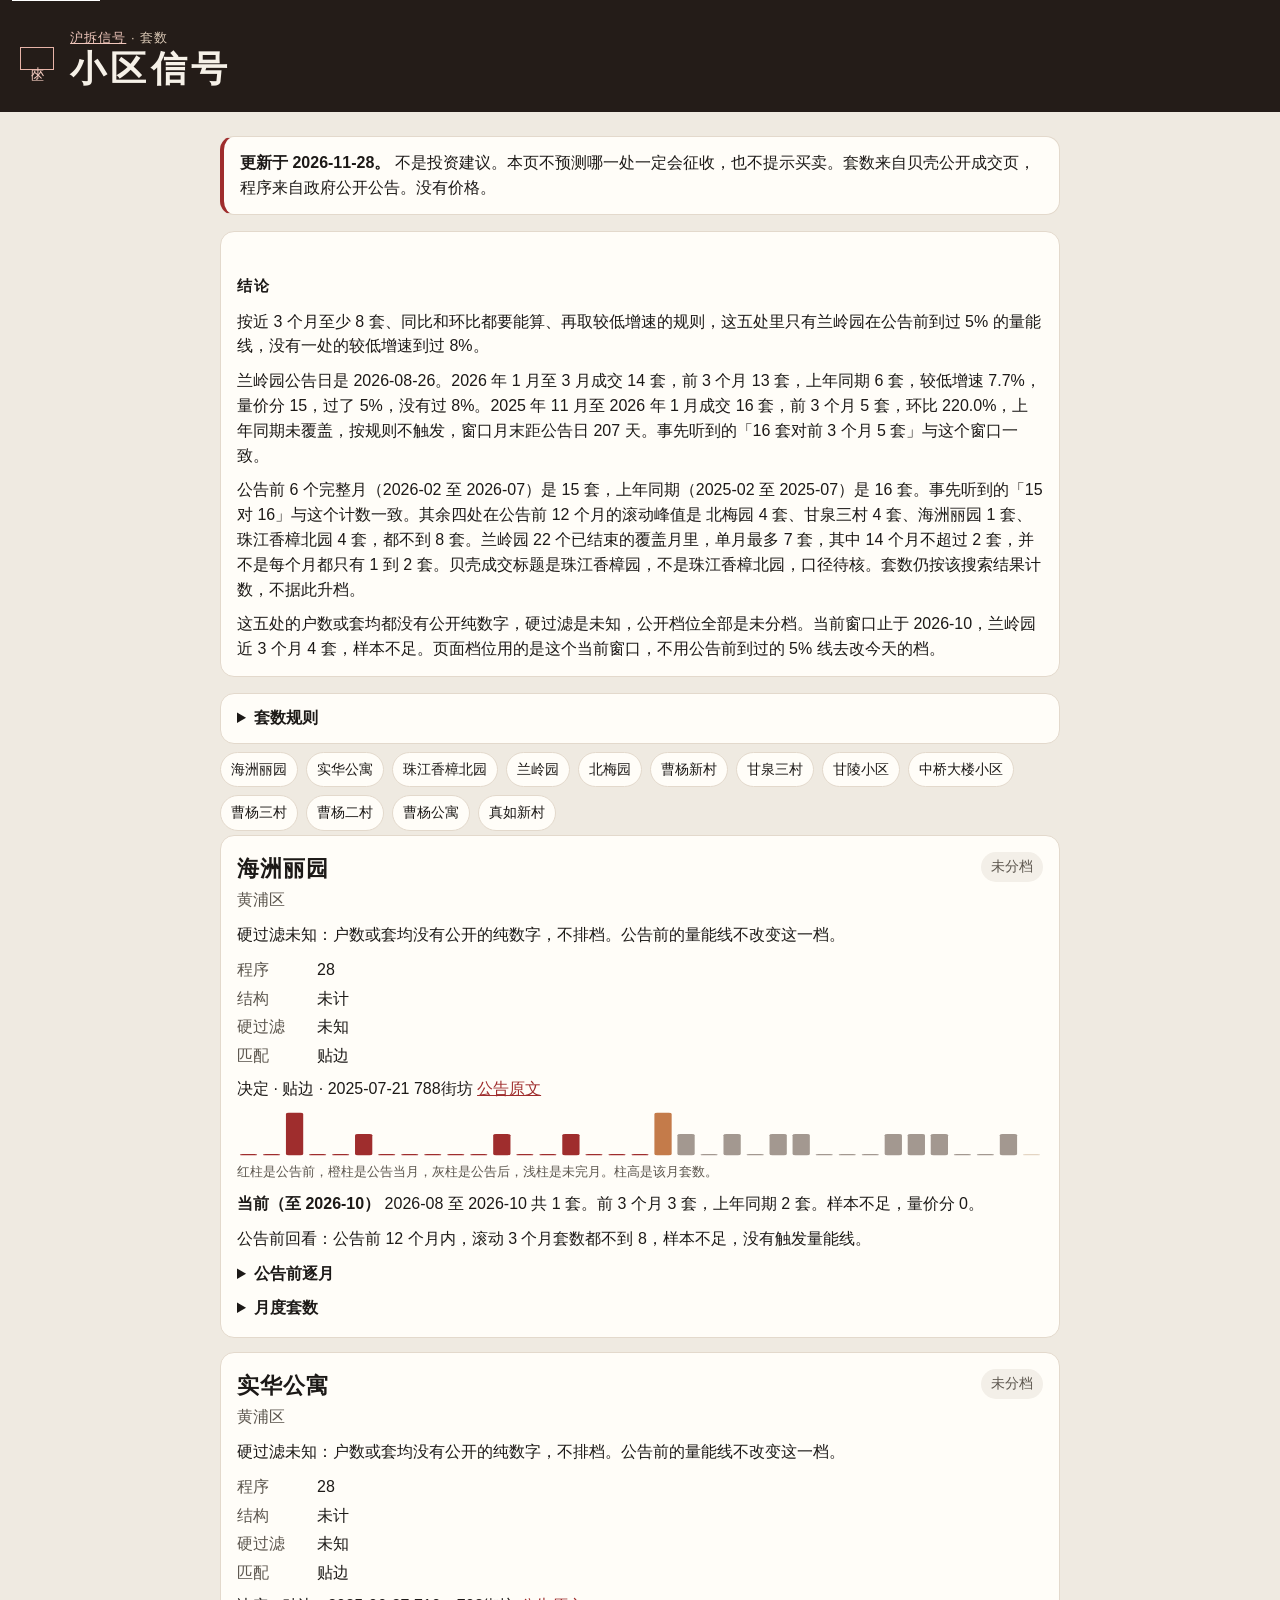
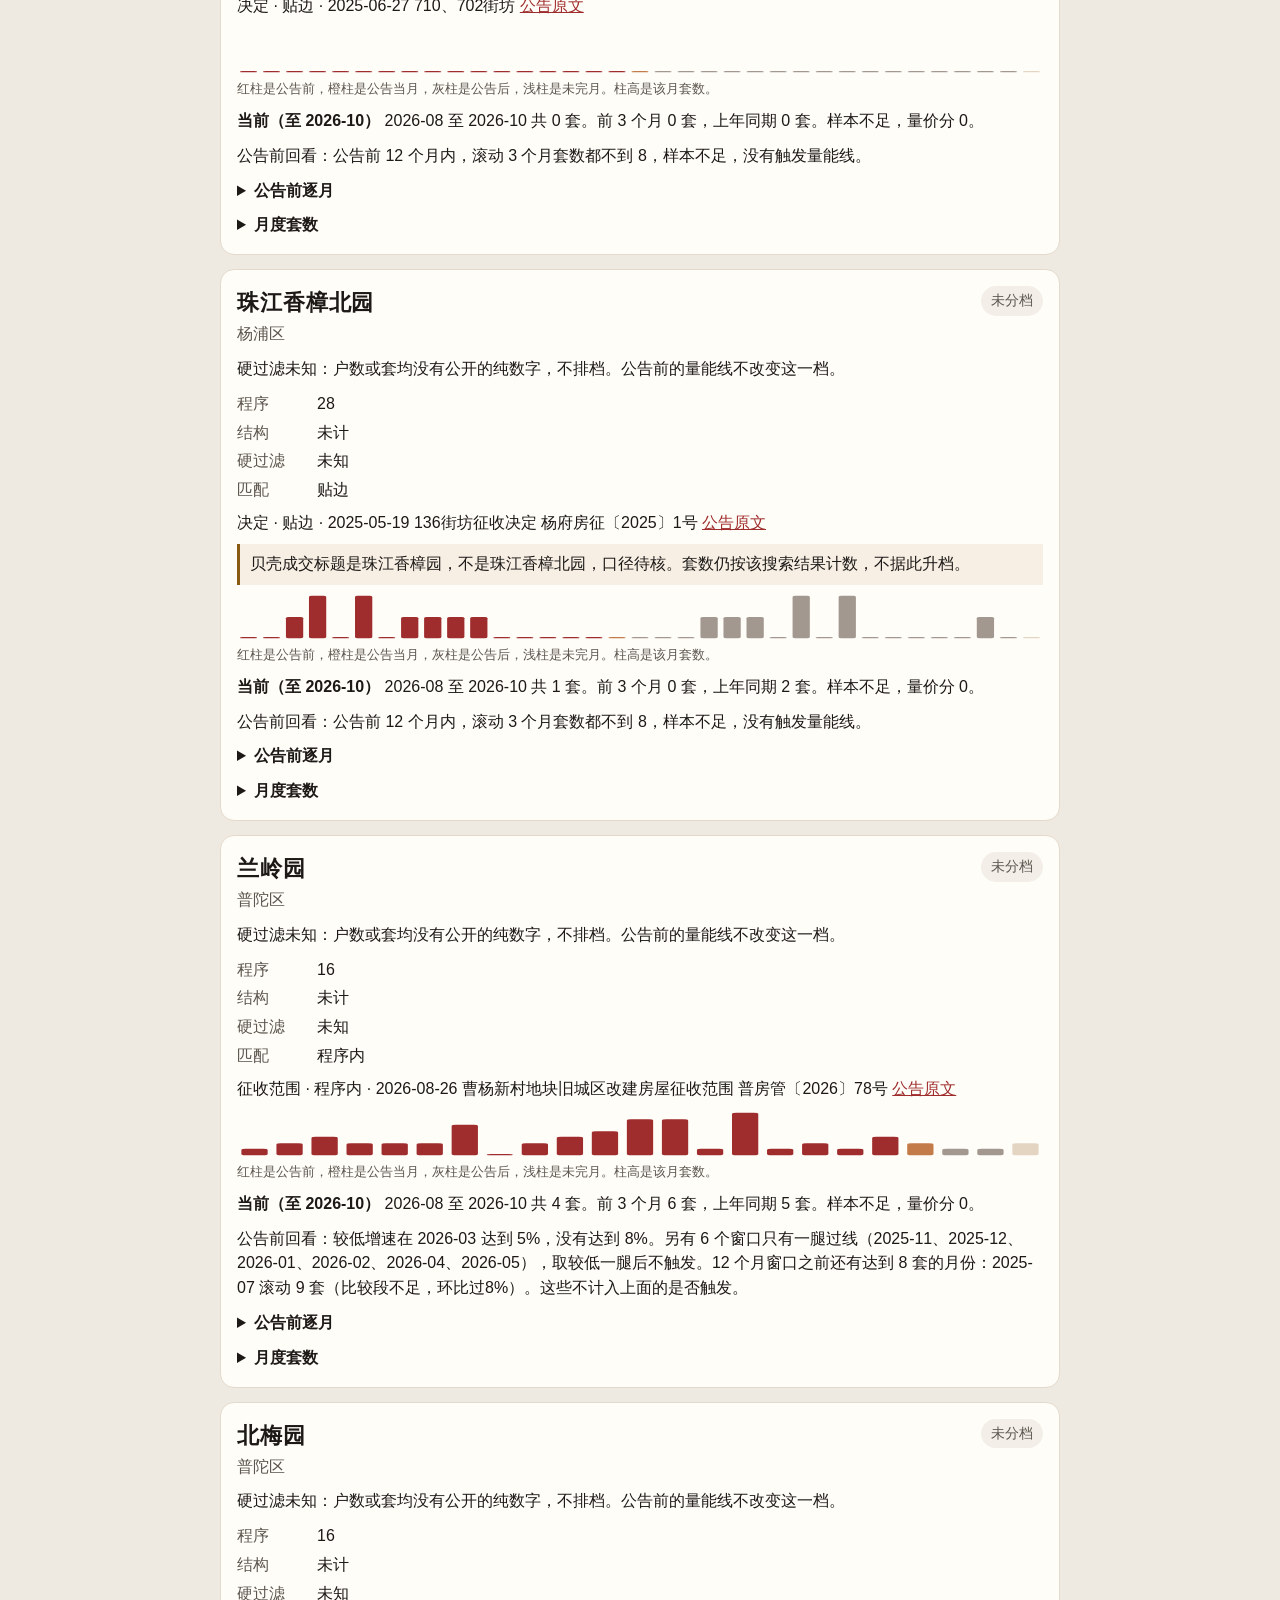
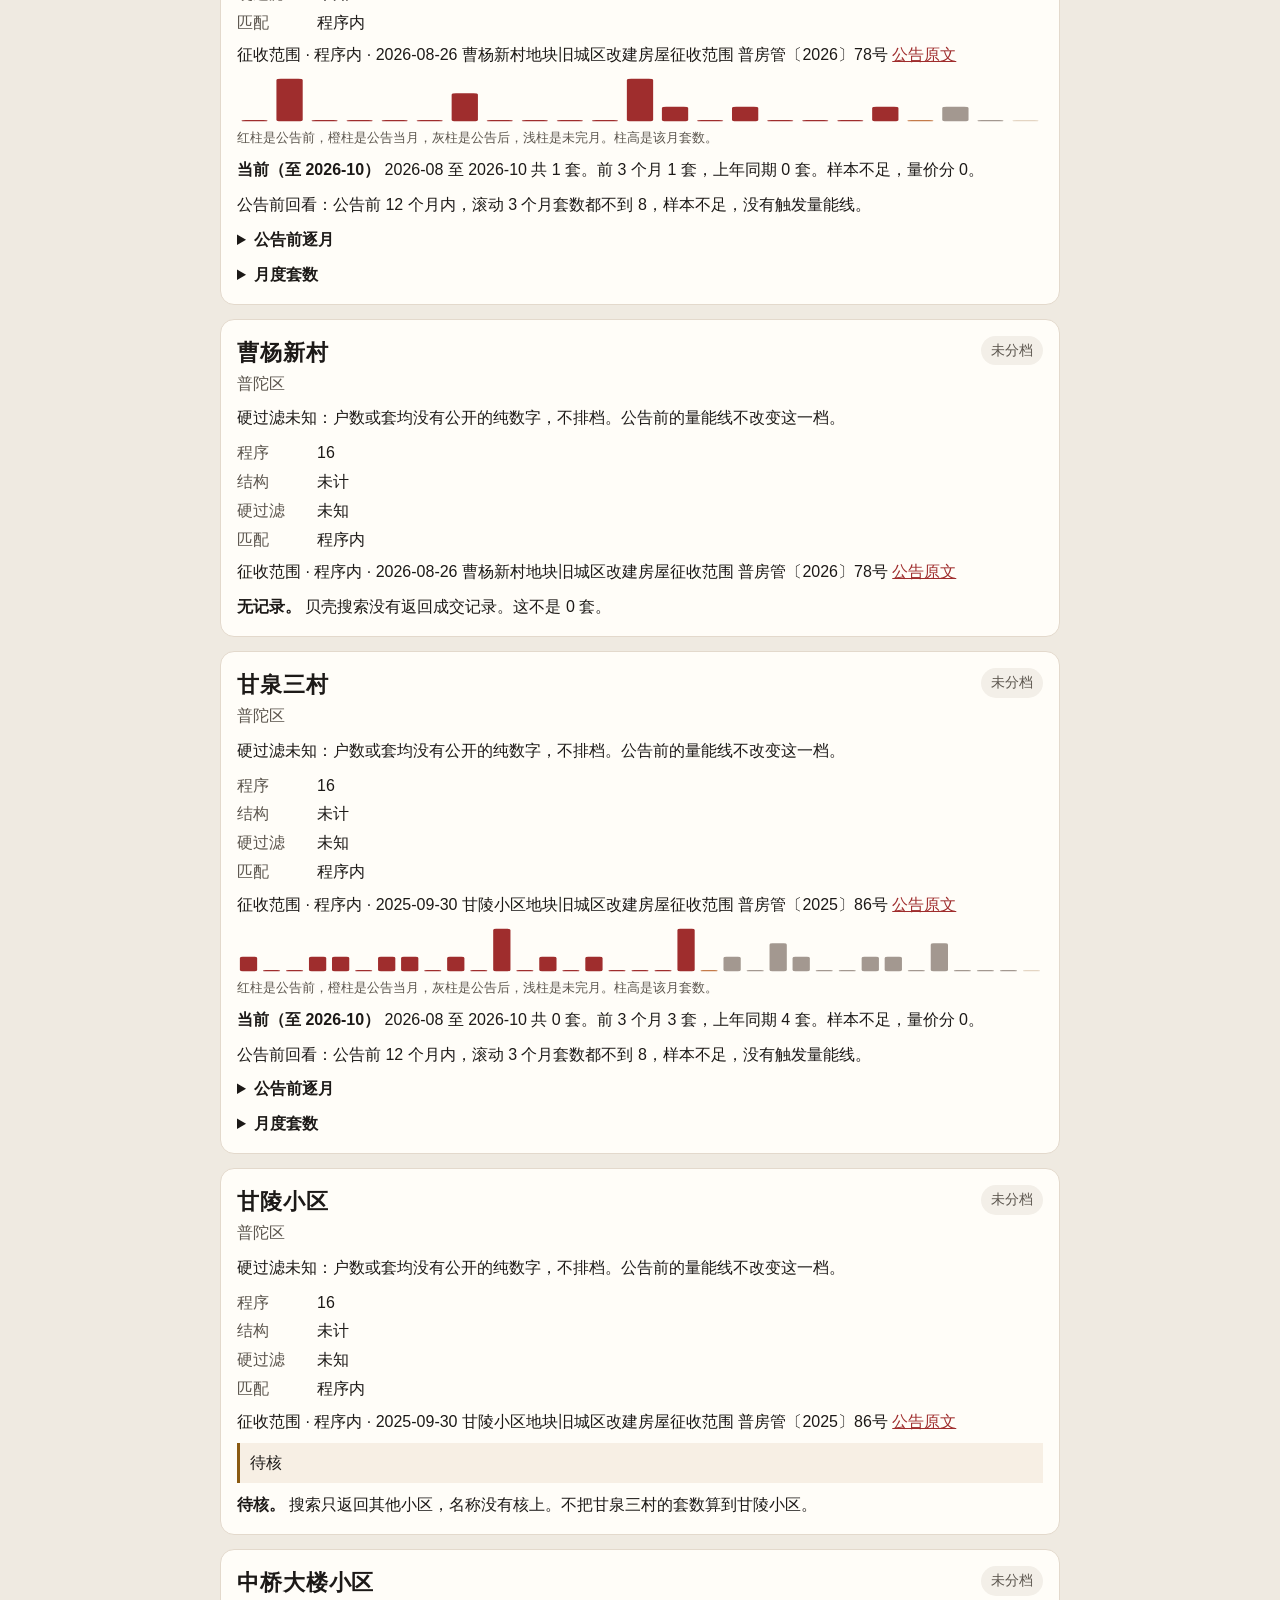
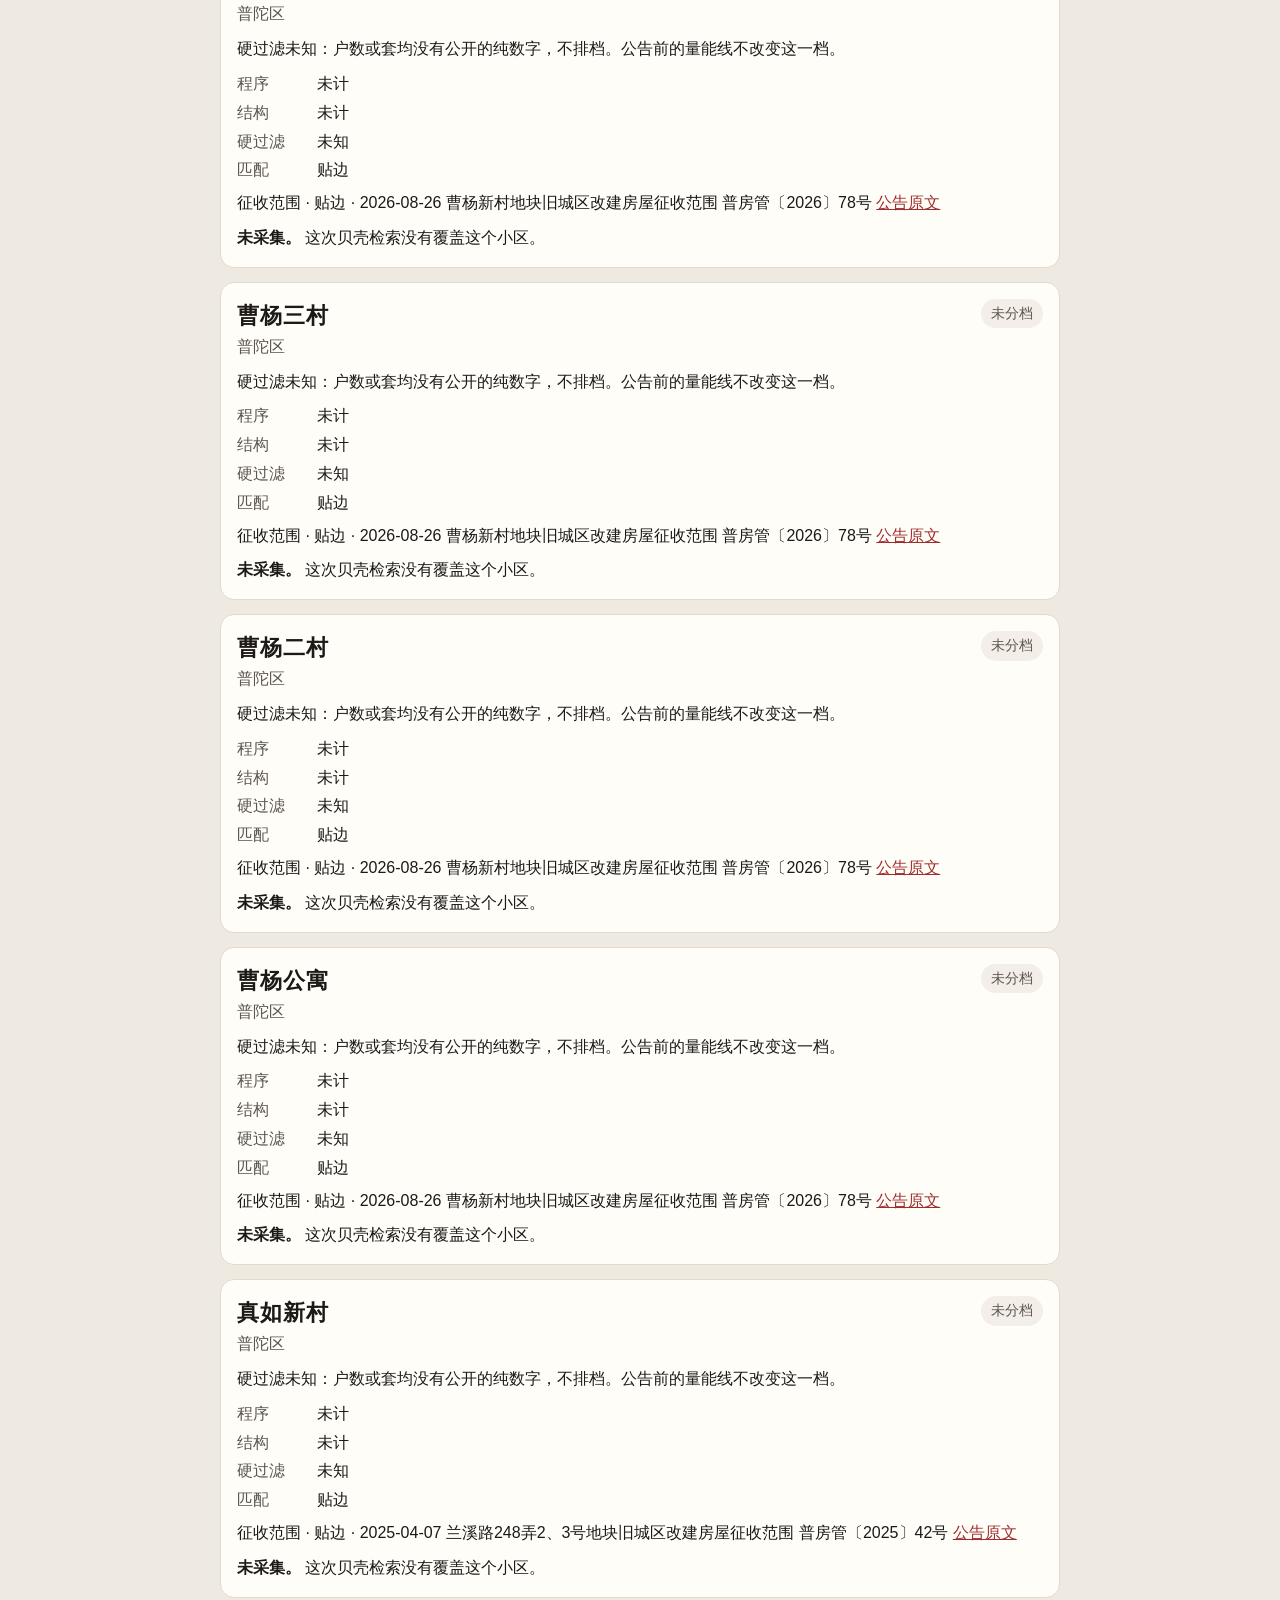
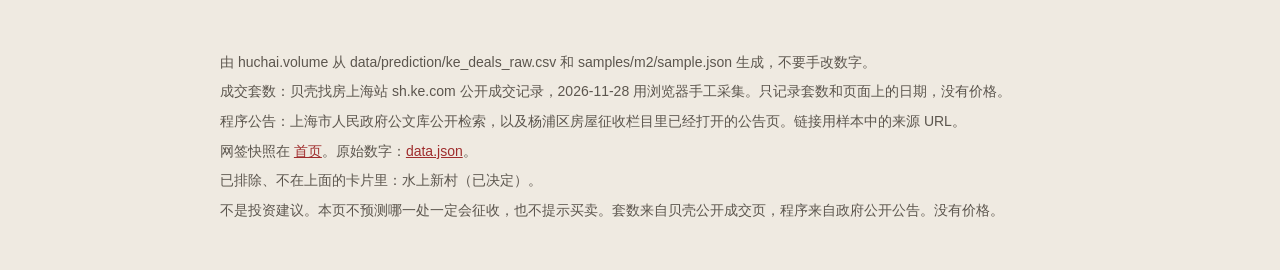
<file: site/tiers/index.html>
<!DOCTYPE html>
<html lang="zh-CN">
<head>
  <meta charset="utf-8">
  <meta name="viewport" content="width=device-width, initial-scale=1">
  <meta name="description" content="沪拆信号小区页：公开公告和贝壳成交套数。不是投资建议。">
  <title>沪拆信号 · 小区</title>
  <link rel="icon" href="data:image/svg+xml,%3Csvg xmlns='http://www.w3.org/2000/svg' viewBox='0 0 16 16'%3E%3Crect width='16' height='16' rx='2' fill='%239f2d2d'/%3E%3C/svg%3E">
  <style>
    :root {
      --ink: #1c1917;
      --muted: #5c564e;
      --paper: #efeae1;
      --card: #fffdf8;
      --line: #e3d9cc;
      --red: #9f2d2d;
      --info: #3f4f66;
    }
    * { box-sizing: border-box; }
    body {
      margin: 0;
      background: var(--paper);
      color: var(--ink);
      font-family: "PingFang SC", "Noto Sans SC", "Source Han Sans SC", "Microsoft YaHei", sans-serif;
      font-size: 16px;
      line-height: 1.55;
    }
    a { color: var(--red); }
    a:focus-visible { outline: 2px solid var(--red); outline-offset: 3px; }
    .skip { position: absolute; left: 12px; top: -40px; background: #fff; padding: 8px 12px; }
    .skip:focus { top: 8px; }
    header.banner {
      display: flex;
      gap: 16px;
      align-items: center;
      padding: 28px 20px 22px;
      background: #241c18;
      color: #f6f1e8;
    }
    .kicker { margin: 0; color: #d9c7b4; font-size: 13px; letter-spacing: 0.08em; }
    h1 {
      margin: 2px 0 0;
      font-family: "Songti SC", "Noto Serif SC", "SimSun", serif;
      font-size: 36px;
      font-weight: 700;
      letter-spacing: 0.12em;
      line-height: 1.1;
    }
    .stamp {
      margin: 0;
      border: 1.5px solid #e7b4a8;
      color: #f0c7bc;
      padding: 8px 6px;
      font-size: 13px;
      letter-spacing: 0.2em;
      writing-mode: vertical-rl;
    }
    main { max-width: 880px; margin: 0 auto; padding: 8px 20px 40px; }
    .banner-note, .conclusion, .card, .panel {
      background: var(--card);
      border: 1px solid var(--line);
      border-radius: 14px;
    }
    .banner-note, .conclusion { padding: 14px 16px; margin: 16px 0; }
    .banner-note { border-left: 4px solid var(--red); }
    .conclusion p { margin: 0 0 10px; }
    .conclusion p:last-child { margin-bottom: 0; }
    h2 { font-size: 15px; letter-spacing: 0.14em; margin: 28px 0 12px; }
    .jumps { display: flex; flex-wrap: wrap; gap: 8px; margin: 8px 0 4px; }
    .jumps a {
      text-decoration: none;
      color: var(--ink);
      background: var(--card);
      border: 1px solid var(--line);
      border-radius: 999px;
      padding: 6px 10px;
      font-size: 14px;
      white-space: nowrap;
    }
    .card { padding: 16px; margin: 0 0 14px; }
    .card-head { display: flex; justify-content: space-between; gap: 12px; align-items: flex-start; }
    .card h3 { margin: 0; font-size: 22px; letter-spacing: 0.04em; }
    .district { margin: 2px 0 0; color: var(--muted); }
    .tier {
      margin: 0;
      padding: 4px 10px;
      border-radius: 999px;
      font-size: 14px;
      white-space: nowrap;
    }
    .tier-none { background: #f3efe8; color: #5c564e; }
    .tier-high { background: var(--red); color: #fff; }
    .tier-mid { background: #8a5a12; color: #fff; }
    .tier-low { background: var(--info); color: #fff; }
    .meta, .reason, .note, .legend, footer { color: var(--muted); }
    .reason { margin: 10px 0; color: var(--ink); }
    .warn {
      margin: 8px 0;
      padding: 8px 10px;
      background: #f7efe4;
      border-left: 3px solid #8a5a12;
    }
    dl { display: grid; grid-template-columns: 4.5em 1fr; gap: 4px 8px; margin: 8px 0; }
    dt { color: var(--muted); }
    dd { margin: 0; }
    .evidence { margin: 8px 0; }
    .evidence p { margin: 0 0 6px; }
    svg.spark { display: block; width: 100%; height: 48px; }
    .legend { font-size: 13px; margin: 4px 0 0; }
    .now { margin: 10px 0 0; }
    details.panel { padding: 12px 16px; }
    details { margin-top: 10px; }
    summary { cursor: pointer; font-weight: 650; }
    .chips { display: flex; flex-wrap: wrap; gap: 6px; margin-top: 8px; }
    .chip {
      background: #f6f1e8;
      border-radius: 8px;
      padding: 2px 6px;
      font-variant-numeric: tabular-nums;
      font-size: 13px;
    }
    .scroll { overflow-x: auto; }
    table { width: 100%; border-collapse: collapse; font-variant-numeric: tabular-nums; font-size: 14px; }
    th, td { text-align: left; padding: 6px 8px 6px 0; border-bottom: 1px solid var(--line); white-space: nowrap; }
    th { color: var(--muted); font-weight: 600; }
    footer { max-width: 880px; margin: 0 auto; padding: 0 20px 40px; font-size: 14px; }
    footer p { margin: 0 0 8px; }
    .loading { color: var(--muted); }
    @media (max-width: 640px) {
      h1 { font-size: 30px; letter-spacing: 0.08em; }
      main, header.banner, footer { padding-left: 16px; padding-right: 16px; }
      dl { grid-template-columns: 4.2em 1fr; }
    }
  </style>
</head>
<body>
  <a class="skip" href="#list">跳到小区</a>
  <header class="banner">
    <p class="stamp">小区</p>
    <div>
      <p class="kicker"><a href="../index.html" style="color:#f0c7bc">沪拆信号</a> · 套数</p>
      <h1>小区信号</h1>
    </div>
  </header>
  <main>
    <p class="banner-note" id="disclaimer">正在读取套数…</p>
    <section id="conclusion"></section>
    <section id="rules"></section>
    <nav class="jumps" id="jumps" aria-label="小区"></nav>
    <section id="list"></section>
  </main>
  <footer id="foot"></footer>
  <noscript><p class="banner-note">需要 JavaScript 才能排版。原始数字在同目录的 <a href="data.json">data.json</a>。</p></noscript>
  <script>
    const COLORS = {
      "公告前": "#9f2d2d",
      "公告当月": "#c47b4a",
      "公告后": "#a39890",
      "未完月": "#e4d5c3",
      "已采集": "#9f2d2d"
    };

    function el(tag, className, text) {
      const node = document.createElement(tag);
      if (className) node.className = className;
      if (text != null) node.textContent = text;
      return node;
    }

    function safeUrl(url) {
      if (typeof url !== "string" || !url.startsWith("https://") || /\s/.test(url)) return "";
      return url;
    }

    function countText(block) {
      if (!block) return "—";
      if (block.状态 !== "可算") return block.状态;
      return String(block.套数);
    }

    function resultText(row) {
      if (row.中档) return "过 8%";
      if (row.低档) return "过 5%，未到 8%";
      if (row.单腿) return row.标签 + "；" + row.单腿;
      return row.标签;
    }

    function spark(months) {
      const svg = document.createElementNS("http://www.w3.org/2000/svg", "svg");
      const max = Math.max(1, ...months.map((item) => item.套数));
      svg.setAttribute("class", "spark");
      svg.setAttribute("viewBox", "0 0 " + (months.length * 8) + " 36");
      svg.setAttribute("preserveAspectRatio", "none");
      svg.setAttribute("role", "img");
      svg.setAttribute("aria-label", months.map((item) => item.月 + " " + item.套数 + "套").join("，"));
      months.forEach((item, index) => {
        const height = item.套数 === 0 ? 1 : Math.max(2, Math.round((item.套数 / max) * 32));
        const rect = document.createElementNS("http://www.w3.org/2000/svg", "rect");
        rect.setAttribute("x", String(index * 8 + 1));
        rect.setAttribute("y", String(34 - height));
        rect.setAttribute("width", "6");
        rect.setAttribute("height", String(height));
        rect.setAttribute("rx", "1");
        rect.setAttribute("fill", COLORS[item.位置] || "#9f2d2d");
        svg.append(rect);
      });
      return svg;
    }

    function addLink(parent, url, label) {
      const href = safeUrl(url);
      if (!href) {
        parent.append(el("span", null, label));
        return;
      }
      const link = el("a", null, label);
      link.href = href;
      link.rel = "noreferrer";
      parent.append(link);
    }

    function metricTable(months) {
      const wrap = el("div", "scroll");
      const table = el("table");
      const head = el("tr");
      ["止于", "套数", "前3个月", "上年同期", "较低增速", "结果"].forEach((name) => head.append(el("th", null, name)));
      table.append(head);
      months.forEach((row) => {
        const tr = el("tr");
        [row.止于, countText(row), countText(row.前3个月), countText(row.上年同期), row.较低增速 || "—", resultText(row)]
          .forEach((value) => tr.append(el("td", null, value)));
        table.append(tr);
      });
      wrap.append(table);
      return wrap;
    }

    function renderCard(row) {
      const card = el("article", "card");
      card.id = row.小区;
      const head = el("div", "card-head");
      const titles = el("div");
      titles.append(el("h3", null, row.小区));
      titles.append(el("p", "district", row.区 || ""));
      head.append(titles);
      const tierName = row.档位 || "未分档";
      const tierClass = { "高": "tier-high", "中": "tier-mid", "低": "tier-low" }[tierName] || "tier-none";
      head.append(el("p", "tier " + tierClass, tierName));
      card.append(head);
      card.append(el("p", "reason", row.档位说明 || ""));

      const facts = el("dl");
      const program = row.程序 == null ? "未计" : String(row.程序);
      [["程序", program], ["结构", "未计"], ["硬过滤", row.硬过滤 || "—"], ["匹配", row.匹配 || "—"]].forEach((pair) => {
        facts.append(el("dt", null, pair[0]), el("dd", null, pair[1]));
      });
      card.append(facts);

      const evidence = el("div", "evidence");
      (row.证据 || []).forEach((item) => {
        const line = el("p");
        const bits = [item.公告类型, item.匹配, item.来源日期].filter(Boolean).join(" · ");
        line.append(el("span", null, bits + " "));
        if (item.项目名) line.append(el("span", null, item.项目名 + " "));
        if (item.文号) line.append(el("span", null, item.文号 + " "));
        addLink(line, item.来源URL, "公告原文");
        evidence.append(line);
      });
      card.append(evidence);

      if (row.口径备注) card.append(el("p", "warn", row.口径备注));

      if (row.月度 && row.月度.length) {
        card.append(spark(row.月度));
        card.append(el("p", "legend", "红柱是公告前，橙柱是公告当月，灰柱是公告后，浅柱是未完月。柱高是该月套数。"));
      }

      const now = el("p", "now");
      if (row.当前) {
        const span = row.当前.月份[0] + " 至 " + row.当前.月份[2];
        now.append(el("strong", null, "当前（至 " + row.当前.止于 + "） "));
        now.append(el("span", null, span + " 共 " + row.当前.套数 + " 套。前 3 个月 " + countText(row.当前.前3个月) + " 套，上年同期 " + countText(row.当前.上年同期) + " 套。" + row.当前.标签 + "，量价分 " + row.当前.量价分 + "。"));
      } else {
        now.append(el("strong", null, row.成交状态 + "。 "));
        now.append(el("span", null, row.采集说明 || ""));
      }
      card.append(now);

      if (row.回看) {
        card.append(el("p", "now", "公告前回看：" + row.回看.说明));
        const back = el("details");
        back.append(el("summary", null, "公告前逐月"));
        back.append(metricTable(row.回看.月份));
        card.append(back);
      }

      if (row.月度 && row.月度.length) {
        const months = el("details");
        months.append(el("summary", null, "月度套数"));
        const chips = el("div", "chips");
        row.月度.forEach((item) => chips.append(el("span", "chip", item.月.slice(2) + " " + item.套数)));
        months.append(chips);
        if (row.窗口外 && row.窗口外.length) {
          const outside = row.窗口外.map((item) => item.月 + " " + item.套数 + "套").join("、");
          months.append(el("p", "note", "窗口外：" + outside + "。相邻月份未覆盖，不记为 0。"));
        }
        months.append(el("p", "note", row.采集说明 + "采集 " + row.采集条数 + " 条。"));
        card.append(months);
      }
      return card;
    }

    function render(data) {
      document.title = data.标题 || "沪拆信号 · 小区";
      const disclaimer = document.getElementById("disclaimer");
      disclaimer.textContent = "";
      disclaimer.append(el("strong", null, "更新于 " + data.更新日 + "。 "));
      disclaimer.append(el("span", null, data.免责声明 || ""));

      const conclusion = document.getElementById("conclusion");
      conclusion.className = "conclusion";
      conclusion.append(el("h2", null, "结论"));
      (data.结论 || []).forEach((text) => conclusion.append(el("p", null, text)));

      const rules = document.getElementById("rules");
      const box = el("details", "panel");
      box.append(el("summary", null, "套数规则"));
      const list = el("ul");
      (data.规则 || []).forEach((text) => list.append(el("li", null, text)));
      box.append(list);
      rules.append(box);

      const jumps = document.getElementById("jumps");
      const listRoot = document.getElementById("list");
      (data.小区 || []).forEach((row) => {
        const link = el("a", null, row.小区);
        link.href = "#" + row.小区;
        jumps.append(link);
        listRoot.append(renderCard(row));
      });

      const foot = document.getElementById("foot");
      foot.append(el("p", null, data.生成说明 || ""));
      (data.来源 || []).forEach((item) => foot.append(el("p", null, item.名称 + "：" + item.说明)));
      const home = el("p");
      home.append(el("span", null, "网签快照在 "));
      const back = el("a", null, "首页");
      back.href = "../index.html";
      home.append(back);
      home.append(el("span", null, "。原始数字："));
      const raw = el("a", null, "data.json");
      raw.href = "data.json";
      home.append(raw);
      home.append(el("span", null, "。"));
      foot.append(home);
      if (data.已排除 && data.已排除.length) {
        const names = data.已排除.map((item) => item.小区 + "（" + item.排除 + "）").join("、");
        foot.append(el("p", null, "已排除、不在上面的卡片里：" + names + "。"));
      }
      foot.append(el("p", null, data.免责声明 || ""));
    }

    fetch(new URL("data.json", document.baseURI))
      .then((response) => {
        if (!response.ok) throw new Error(String(response.status));
        return response.json();
      })
      .then(render)
      .catch(() => {
        const disclaimer = document.getElementById("disclaimer");
        disclaimer.textContent = "套数没有读到。请确认同目录有 data.json。";
      });
  </script>
</body>
</html>
</file>
